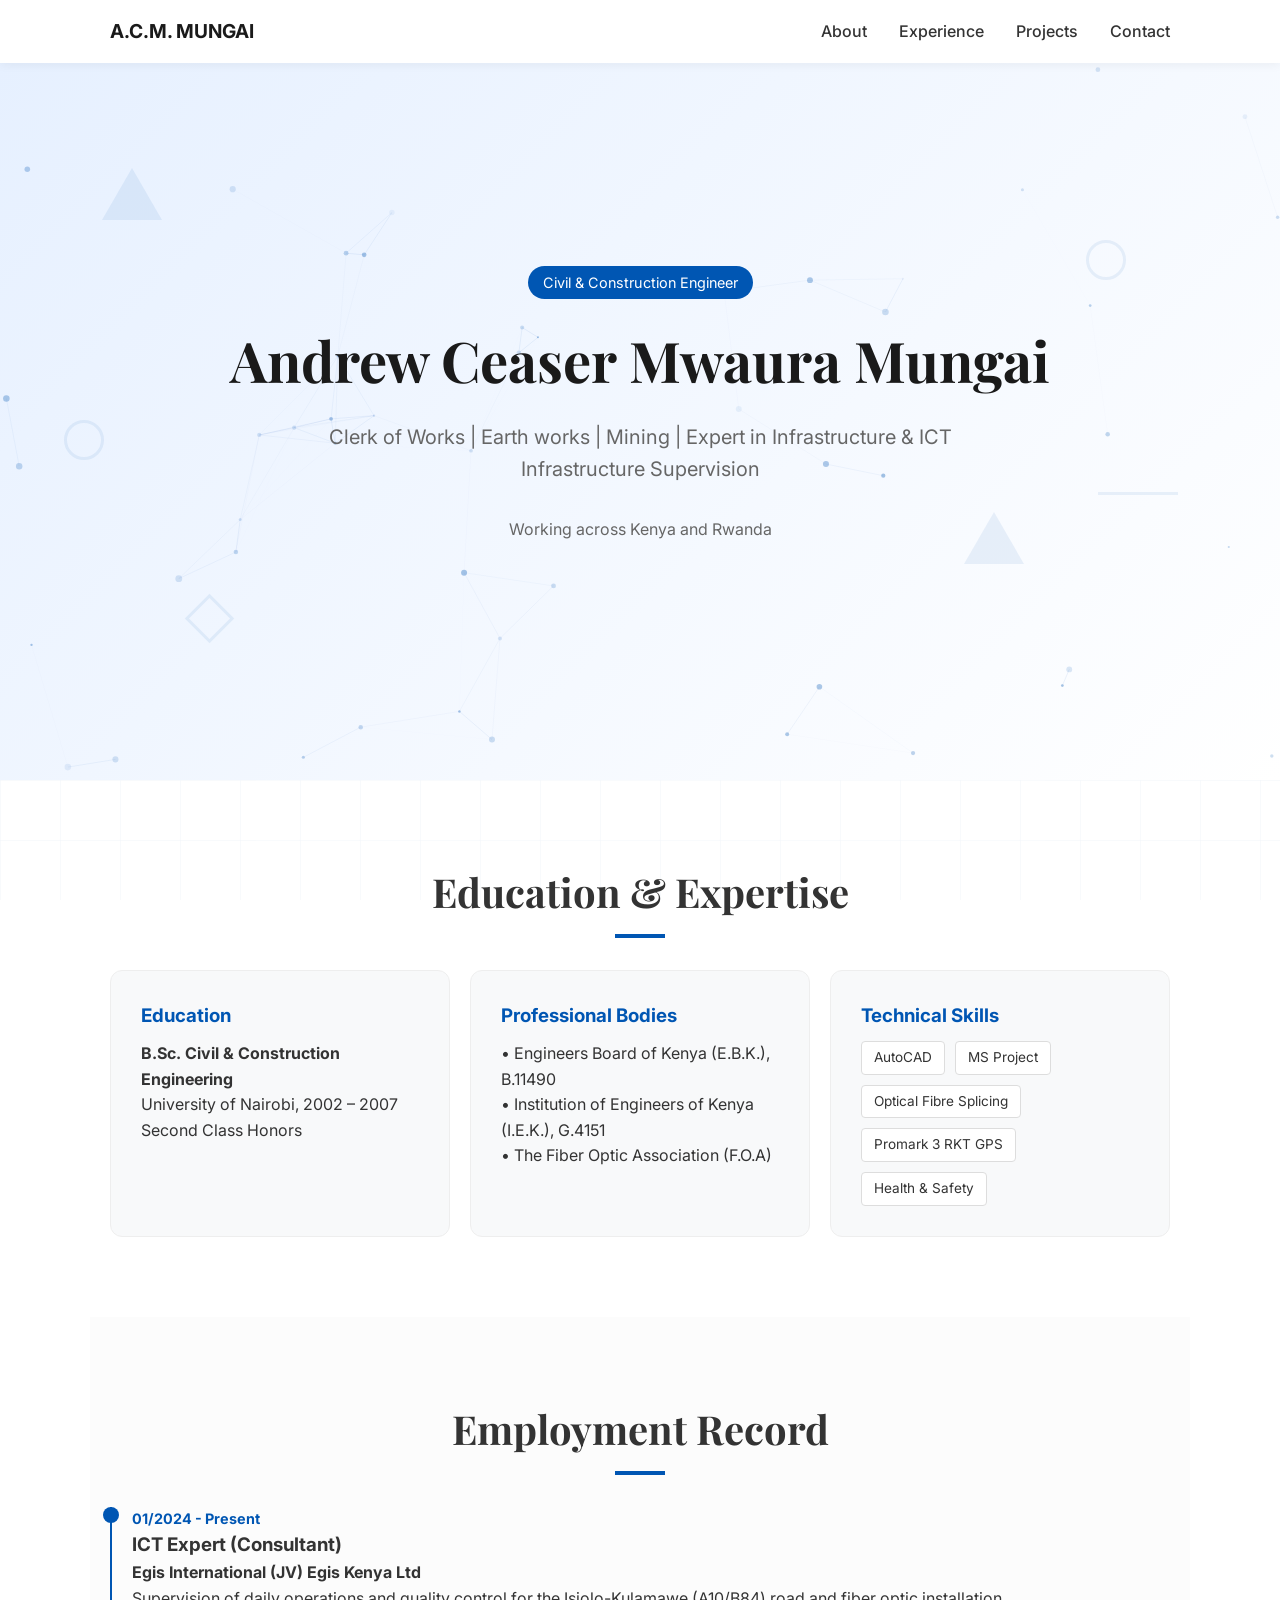
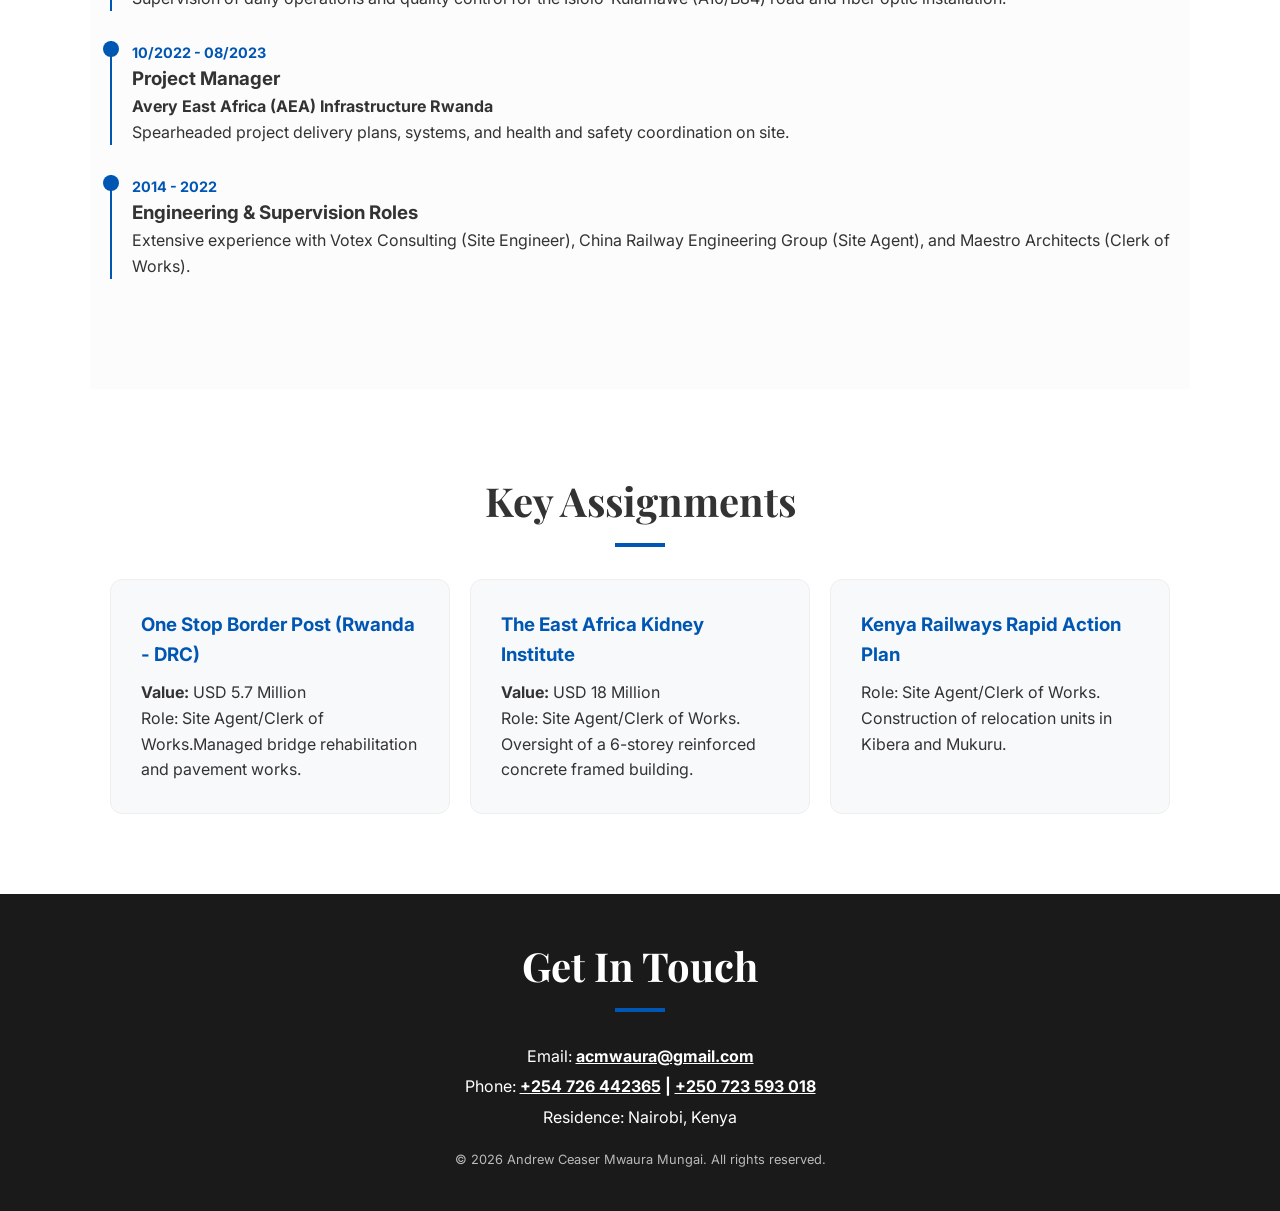
<file: index.html>
<!DOCTYPE html>
<html lang="en">
<head>
    <meta charset="UTF-8">
    <meta name="viewport" content="width=device-width, initial-scale=1.0">
    <title>Andrew Ceaser Mwaura Mungai | Civil & Construction Engineer</title>
    <link rel="preconnect" href="https://fonts.googleapis.com">
    <link rel="preconnect" href="https://fonts.gstatic.com" crossorigin>
    <link href="https://fonts.googleapis.com/css2?family=Inter:wght@300;400;600;700&family=Playfair+Display:wght@700&display=swap" rel="stylesheet">
    <style>
        :root {
            --primary: #1a1a1a;
            --secondary: #0056b3;
            --accent: #e6f0ff;
            --text: #333;
            --light-text: #666;
            --bg: #ffffff;
            --card-bg: #f8f9fa;
        }

        /* Blueprint canvas sits behind everything */
        #blueprint-bg {
            position: fixed;
            top: 0;
            left: 0;
            width: 100%;
            height: 100%;
            z-index: -1;
            opacity: 0.06;
            pointer-events: none;
        }

        * {
            margin: 0;
            padding: 0;
            box-sizing: border-box;
        }

        body {
            font-family: 'Inter', sans-serif;
            line-height: 1.6;
            color: var(--text);
            background-color: var(--bg);
            scroll-behavior: smooth;
        }

        /* Navigation */
        nav {
            position: fixed;
            top: 0;
            width: 100%;
            background: rgba(255, 255, 255, 0.95);
            backdrop-filter: blur(10px);
            z-index: 1000;
            box-shadow: 0 2px 10px rgba(0,0,0,0.05);
            padding: 1rem 0;
        }

        .nav-container {
            max-width: 1100px;
            margin: 0 auto;
            display: flex;
            justify-content: space-between;
            align-items: center;
            padding: 0 20px;
        }

        .logo {
            font-weight: 700;
            font-size: 1.2rem;
            color: var(--primary);
            text-decoration: none;
        }

        .nav-links {
            display: flex;
            list-style: none;
        }

        .nav-links li {
            margin-left: 2rem;
        }

        .nav-links a {
            text-decoration: none;
            color: var(--text);
            font-weight: 500;
            transition: color 0.3s;
        }

        .nav-links a:hover {
            color: var(--secondary);
        }

        /* Hero Section */
        header {
            height: 80vh;
            display: flex;
            align-items: center;
            justify-content: center;
            text-align: center;
            background: linear-gradient(135deg, var(--accent) 0%, #ffffff 100%);
            padding: 0 20px;
            margin-top: 60px;
            position: relative;
            overflow: hidden;
        }

        #hero-particles {
            position: absolute;
            top: 0;
            left: 0;
            width: 100%;
            height: 100%;
            pointer-events: none;
        }

        .hero-content {
            position: relative;
            z-index: 2;
        }

        .hero-content h1 {
            font-family: 'Playfair Display', serif;
            font-size: 3.5rem;
            margin-bottom: 1rem;
            color: var(--primary);
            animation: heroSlideUp 1s ease-out 0.3s both;
        }

        .hero-content .badge {
            animation: heroSlideUp 1s ease-out 0.1s both;
        }

        .hero-content p {
            animation: heroSlideUp 1s ease-out 0.5s both;
        }

        @keyframes heroSlideUp {
            from {
                opacity: 0;
                transform: translateY(40px);
            }
            to {
                opacity: 1;
                transform: translateY(0);
            }
        }

        .hero-content p.hero-desc {
            font-size: 1.25rem;
            color: var(--light-text);
            max-width: 700px;
            margin: 0 auto 2rem;
        }

        .badge {
            background: var(--secondary);
            color: white;
            padding: 5px 15px;
            border-radius: 20px;
            font-size: 0.9rem;
            display: inline-block;
            margin-bottom: 1rem;
        }

        /* Sections */
        section {
            padding: 80px 20px;
            max-width: 1100px;
            margin: 0 auto;
        }

        h2 {
            font-family: 'Playfair Display', serif;
            font-size: 2.5rem;
            margin-bottom: 2rem;
            text-align: center;
            position: relative;
        }

        h2::after {
            content: '';
            display: block;
            width: 50px;
            height: 4px;
            background: var(--secondary);
            margin: 10px auto;
        }

        /* Grid Layouts */
        .grid {
            display: grid;
            grid-template-columns: repeat(auto-fit, minmax(300px, 1fr));
            gap: 20px;
        }

        .card {
            background: var(--card-bg);
            padding: 30px;
            border-radius: 12px;
            transition: transform 0.4s cubic-bezier(0.25, 0.46, 0.45, 0.94), box-shadow 0.4s ease;
            border: 1px solid #eee;
        }

        .card:hover {
            transform: translateY(-8px);
            box-shadow: 0 20px 40px rgba(0, 86, 179, 0.1);
        }

        /* Scroll reveal animations */
        .reveal {
            opacity: 0;
            transform: translateY(60px);
            transition: opacity 0.8s cubic-bezier(0.25, 0.46, 0.45, 0.94),
                        transform 0.8s cubic-bezier(0.25, 0.46, 0.45, 0.94);
        }

        .reveal.visible {
            opacity: 1;
            transform: translateY(0);
        }

        .reveal-left {
            opacity: 0;
            transform: translateX(-60px);
            transition: opacity 0.8s cubic-bezier(0.25, 0.46, 0.45, 0.94),
                        transform 0.8s cubic-bezier(0.25, 0.46, 0.45, 0.94);
        }

        .reveal-left.visible {
            opacity: 1;
            transform: translateX(0);
        }

        .reveal-right {
            opacity: 0;
            transform: translateX(60px);
            transition: opacity 0.8s cubic-bezier(0.25, 0.46, 0.45, 0.94),
                        transform 0.8s cubic-bezier(0.25, 0.46, 0.45, 0.94);
        }

        .reveal-right.visible {
            opacity: 1;
            transform: translateX(0);
        }

        .stagger-1 { transition-delay: 0.1s; }
        .stagger-2 { transition-delay: 0.25s; }
        .stagger-3 { transition-delay: 0.4s; }

        /* Section divider line animation */
        h2::after {
            transition: width 0.8s cubic-bezier(0.25, 0.46, 0.45, 0.94) 0.2s;
        }

        .reveal h2::after {
            width: 0;
        }

        .reveal.visible h2::after {
            width: 50px;
        }

        /* Animated skill tags */
        .skill-tag {
            transition: background 0.3s, color 0.3s, transform 0.3s;
        }

        .skill-tag:hover {
            background: var(--secondary);
            color: white;
            transform: scale(1.08);
        }

        /* Timeline animation */
        .timeline-item {
            opacity: 0;
            transform: translateX(-40px);
            transition: opacity 0.7s ease, transform 0.7s ease;
        }

        .timeline-item.visible {
            opacity: 1;
            transform: translateX(0);
        }

        /* Nav scroll shadow */
        nav.scrolled {
            box-shadow: 0 4px 20px rgba(0,0,0,0.1);
        }

        /* Floating geometric shapes in hero */
        .geo-shape {
            position: absolute;
            opacity: 0.08;
            pointer-events: none;
        }

        .geo-triangle {
            width: 0;
            height: 0;
            border-left: 30px solid transparent;
            border-right: 30px solid transparent;
            border-bottom: 52px solid var(--secondary);
        }

        .geo-circle {
            width: 40px;
            height: 40px;
            border: 3px solid var(--secondary);
            border-radius: 50%;
        }

        .geo-square {
            width: 35px;
            height: 35px;
            border: 3px solid var(--secondary);
            transform: rotate(45deg);
        }

        .geo-line {
            width: 80px;
            height: 3px;
            background: var(--secondary);
        }

        @keyframes float {
            0%, 100% { transform: translateY(0); }
            25% { transform: translateY(-20px) rotate(5deg); }
            50% { transform: translateY(-10px) rotate(-3deg); }
            75% { transform: translateY(-25px) rotate(2deg); }
        }

        /* Footer polish */
        footer a {
            transition: opacity 0.3s;
        }

        footer a:hover {
            opacity: 0.8;
        }

        /* Prefers reduced motion */
        @media (prefers-reduced-motion: reduce) {
            *, *::before, *::after {
                animation-duration: 0.01ms !important;
                transition-duration: 0.01ms !important;
            }
            .reveal, .reveal-left, .reveal-right, .timeline-item {
                opacity: 1;
                transform: none;
            }
        }

        .card h3 {
            margin-bottom: 10px;
            color: var(--secondary);
        }

        /* Timeline / Experience */
        .timeline-item {
            border-left: 2px solid var(--secondary);
            padding-left: 20px;
            margin-bottom: 30px;
            position: relative;
        }

        .timeline-item::before {
            content: '';
            position: absolute;
            left: -9px;
            top: 0;
            width: 16px;
            height: 16px;
            background: var(--secondary);
            border-radius: 50%;
        }

        .date {
            font-weight: 700;
            color: var(--secondary);
            font-size: 0.9rem;
        }

        /* Skills/Certifications */
        .skills-list {
            display: flex;
            flex-wrap: wrap;
            gap: 10px;
            margin-top: 10px;
        }

        .skill-tag {
            background: white;
            border: 1px solid #ddd;
            padding: 5px 12px;
            border-radius: 4px;
            font-size: 0.85rem;
        }

        /* Footer */
        footer {
            background: var(--primary);
            color: white;
            text-align: center;
            padding: 40px 20px;
        }

        .contact-info {
            margin-bottom: 20px;
        }

        .contact-info p {
            margin: 5px 0;
        }

        .hamburger {
            display: none;
            flex-direction: column;
            cursor: pointer;
            gap: 5px;
        }

        .hamburger span {
            width: 25px;
            height: 3px;
            background: var(--primary);
            border-radius: 2px;
            transition: 0.3s;
        }

        @media (max-width: 768px) {
            .hero-content h1 { font-size: 2.5rem; }
            .hamburger { display: flex; }
            .nav-links {
                display: none;
                position: absolute;
                top: 100%;
                left: 0;
                right: 0;
                background: rgba(255, 255, 255, 0.98);
                flex-direction: column;
                padding: 1rem 0;
                box-shadow: 0 4px 10px rgba(0,0,0,0.1);
            }
            .nav-links.active { display: flex; }
            .nav-links li {
                margin: 0;
                text-align: center;
                padding: 0.75rem 0;
            }
        }
    </style>
</head>
<body>

    <!-- Blueprint grid background -->
    <canvas id="blueprint-bg"></canvas>

    <nav>
        <div class="nav-container">
            <a href="#" class="logo">A.C.M. MUNGAI</a>
            <div class="hamburger" onclick="document.querySelector('.nav-links').classList.toggle('active')">
                <span></span>
                <span></span>
                <span></span>
            </div>
            <ul class="nav-links">
                <li><a href="#about">About</a></li>
                <li><a href="#experience">Experience</a></li>
                <li><a href="#projects">Projects</a></li>
                <li><a href="#contact">Contact</a></li>
            </ul>
        </div>
    </nav>

    <header>
        <canvas id="hero-particles"></canvas>

        <!-- Floating geometric shapes -->
        <div class="geo-shape geo-triangle" style="top:15%;left:8%;animation:float 8s ease-in-out infinite"></div>
        <div class="geo-shape geo-circle" style="top:25%;right:12%;animation:float 10s ease-in-out 1s infinite"></div>
        <div class="geo-shape geo-square" style="bottom:20%;left:15%;animation:float 9s ease-in-out 2s infinite"></div>
        <div class="geo-shape geo-line" style="top:60%;right:8%;animation:float 7s ease-in-out 0.5s infinite"></div>
        <div class="geo-shape geo-triangle" style="bottom:30%;right:20%;animation:float 11s ease-in-out 1.5s infinite"></div>
        <div class="geo-shape geo-circle" style="top:50%;left:5%;animation:float 12s ease-in-out 3s infinite"></div>

        <div class="hero-content">
            <span class="badge">Civil & Construction Engineer</span>
            <h1>Andrew Ceaser Mwaura Mungai</h1>
            <p class="hero-desc">Clerk of Works | Earth works | Mining | Expert in Infrastructure & ICT Infrastructure Supervision</p>
            <p class="hero-desc" style="font-size: 1rem;">Working across Kenya and Rwanda</p>
        </div>
    </header>

    <section id="about" class="reveal">
        <h2>Education & Expertise</h2>
        <div class="grid">
            <div class="card stagger-1">
                <h3>Education</h3>
                <p><strong>B.Sc. Civil & Construction Engineering</strong><br>
                University of Nairobi, 2002 – 2007</p>
                <p>Second Class Honors</p>
            </div>
            <div class="card stagger-2">
                <h3>Professional Bodies</h3>
                <ul style="list-style: none;">
                    <li>• Engineers Board of Kenya (E.B.K.), B.11490</li>
                    <li>• Institution of Engineers of Kenya (I.E.K.), G.4151</li>
                    <li>• The Fiber Optic Association (F.O.A)</li>
                </ul>
            </div>
            <div class="card stagger-3">
                <h3>Technical Skills</h3>
                <div class="skills-list">
                    <span class="skill-tag">AutoCAD</span>
                    <span class="skill-tag">MS Project</span>
                    <span class="skill-tag">Optical Fibre Splicing</span>
                    <span class="skill-tag">Promark 3 RKT GPS</span>
                    <span class="skill-tag">Health & Safety</span>
                </div>
            </div>
        </div>
    </section>

    <section id="experience" class="reveal" style="background-color: #fcfcfc;">
        <h2>Employment Record</h2>
        
        <div class="timeline-item">
            <p class="date">01/2024 - Present</p>
            <h3>ICT Expert (Consultant)</h3>
            <p><strong>Egis International (JV) Egis Kenya Ltd</strong></p>
            <p>Supervision of daily operations and quality control for the Isiolo-Kulamawe (A10/B84) road and fiber optic installation.</p>
        </div>

        <div class="timeline-item">
            <p class="date">10/2022 - 08/2023</p>
            <h3>Project Manager</h3>
            <p><strong>Avery East Africa (AEA) Infrastructure Rwanda</strong></p>
            <p>Spearheaded project delivery plans, systems, and health and safety coordination on site.</p>
        </div>

        <div class="timeline-item">
            <p class="date">2014 - 2022</p>
            <h3>Engineering & Supervision Roles</h3>
            <p>Extensive experience with Votex Consulting (Site Engineer), China Railway Engineering Group (Site Agent), and Maestro Architects (Clerk of Works).</p>
        </div>
    </section>

    <section id="projects" class="reveal">
        <h2>Key Assignments</h2>
        <div class="grid">
            <div class="card stagger-1">
                <h3>One Stop Border Post (Rwanda - DRC)</h3>
                <p><strong>Value:</strong> USD 5.7 Million</p>
                <p>Role: Site Agent/Clerk of Works.Managed bridge rehabilitation and pavement works.</p>
            </div>
            <div class="card stagger-2">
                <h3>The East Africa Kidney Institute</h3>
                <p><strong>Value:</strong> USD 18 Million</p>
                <p>Role: Site Agent/Clerk of Works. Oversight of a 6-storey reinforced concrete framed building.</p>
            </div>
            <div class="card stagger-3">
                <h3>Kenya Railways Rapid Action Plan</h3>
                <p>Role: Site Agent/Clerk of Works. Construction of relocation units in Kibera and Mukuru.</p>
            </div>
        </div>
    </section>

    <footer id="contact">
        <h2>Get In Touch</h2>
        <div class="contact-info">
            <p>Email: <strong><a href="mailto:acmwaura@gmail.com" style="color: white;">acmwaura@gmail.com</a></strong></p>
            <p>Phone: <strong><a href="tel:+254726442365" style="color: white;">+254 726 442365</a> | <a href="tel:+250723593018" style="color: white;">+250 723 593 018</a></strong></p>
            <p>Residence: Nairobi, Kenya</p>
        </div>
        <p style="font-size: 0.8rem; opacity: 0.7;">&copy; 2026 Andrew Ceaser Mwaura Mungai. All rights reserved.</p>
    </footer>

    <script>
        /* ---- Blueprint Grid Background ---- */
        (function() {
            var canvas = document.getElementById('blueprint-bg');
            var ctx = canvas.getContext('2d');
            var w, h;

            function resize() {
                w = canvas.width = window.innerWidth;
                h = canvas.height = window.innerHeight;
            }
            resize();
            window.addEventListener('resize', resize);

            var offset = 0;
            function drawGrid() {
                ctx.clearRect(0, 0, w, h);
                ctx.strokeStyle = '#0056b3';
                ctx.lineWidth = 0.5;

                var spacing = 60;
                var drift = Math.sin(offset * 0.005) * 5;

                // Vertical lines
                for (var x = drift % spacing; x < w; x += spacing) {
                    ctx.beginPath();
                    ctx.moveTo(x, 0);
                    ctx.lineTo(x, h);
                    ctx.stroke();
                }
                // Horizontal lines
                for (var y = drift % spacing; y < h; y += spacing) {
                    ctx.beginPath();
                    ctx.moveTo(0, y);
                    ctx.lineTo(w, y);
                    ctx.stroke();
                }

                // Accent crosses at intersections (sparse)
                ctx.lineWidth = 1;
                for (var cx = drift % (spacing * 3); cx < w; cx += spacing * 3) {
                    for (var cy = drift % (spacing * 3); cy < h; cy += spacing * 3) {
                        ctx.beginPath();
                        ctx.moveTo(cx - 6, cy);
                        ctx.lineTo(cx + 6, cy);
                        ctx.moveTo(cx, cy - 6);
                        ctx.lineTo(cx, cy + 6);
                        ctx.stroke();
                    }
                }

                offset += 0.3;
                requestAnimationFrame(drawGrid);
            }
            drawGrid();
        })();

        /* ---- Hero Particle System ---- */
        (function() {
            var canvas = document.getElementById('hero-particles');
            var ctx = canvas.getContext('2d');
            var particles = [];
            var w, h;

            function resize() {
                w = canvas.width = canvas.parentElement.offsetWidth;
                h = canvas.height = canvas.parentElement.offsetHeight;
            }
            resize();
            window.addEventListener('resize', resize);

            function Particle() {
                this.x = Math.random() * w;
                this.y = Math.random() * h;
                this.vx = (Math.random() - 0.5) * 0.6;
                this.vy = (Math.random() - 0.5) * 0.6;
                this.radius = Math.random() * 2.5 + 1;
                this.opacity = Math.random() * 0.3 + 0.05;
            }

            for (var i = 0; i < 50; i++) {
                particles.push(new Particle());
            }

            function draw() {
                ctx.clearRect(0, 0, w, h);

                // Draw connecting lines between nearby particles
                for (var i = 0; i < particles.length; i++) {
                    for (var j = i + 1; j < particles.length; j++) {
                        var dx = particles[i].x - particles[j].x;
                        var dy = particles[i].y - particles[j].y;
                        var dist = Math.sqrt(dx * dx + dy * dy);
                        if (dist < 150) {
                            ctx.beginPath();
                            ctx.strokeStyle = 'rgba(0, 86, 179, ' + (0.08 * (1 - dist / 150)) + ')';
                            ctx.lineWidth = 1;
                            ctx.moveTo(particles[i].x, particles[i].y);
                            ctx.lineTo(particles[j].x, particles[j].y);
                            ctx.stroke();
                        }
                    }
                }

                // Draw particles
                for (var k = 0; k < particles.length; k++) {
                    var p = particles[k];
                    ctx.beginPath();
                    ctx.arc(p.x, p.y, p.radius, 0, Math.PI * 2);
                    ctx.fillStyle = 'rgba(0, 86, 179, ' + p.opacity + ')';
                    ctx.fill();

                    p.x += p.vx;
                    p.y += p.vy;

                    if (p.x < 0 || p.x > w) p.vx *= -1;
                    if (p.y < 0 || p.y > h) p.vy *= -1;
                }

                requestAnimationFrame(draw);
            }
            draw();
        })();

        /* ---- Smooth Scrolling ---- */
        document.querySelectorAll('a[href^="#"]').forEach(function(anchor) {
            anchor.addEventListener('click', function (e) {
                var targetId = this.getAttribute('href');
                // Close mobile menu if open
                document.querySelector('.nav-links').classList.remove('active');
                if (targetId === '#') {
                    e.preventDefault();
                    window.scrollTo({ top: 0, behavior: 'smooth' });
                    return;
                }
                var targetEl = document.querySelector(targetId);
                if (targetEl) {
                    e.preventDefault();
                    targetEl.scrollIntoView({ behavior: 'smooth' });
                }
            });
        });

        /* ---- Scroll Reveal Observer ---- */
        var revealObserver = new IntersectionObserver(function(entries) {
            entries.forEach(function(entry) {
                if (entry.isIntersecting) {
                    entry.target.classList.add('visible');
                }
            });
        }, { threshold: 0.12, rootMargin: '0px 0px -40px 0px' });

        document.querySelectorAll('.reveal, .reveal-left, .reveal-right').forEach(function(el) {
            revealObserver.observe(el);
        });

        /* ---- Timeline item reveal ---- */
        var timelineObserver = new IntersectionObserver(function(entries) {
            entries.forEach(function(entry) {
                if (entry.isIntersecting) {
                    entry.target.classList.add('visible');
                }
            });
        }, { threshold: 0.2 });

        document.querySelectorAll('.timeline-item').forEach(function(item, index) {
            item.style.transitionDelay = (index * 0.15) + 's';
            timelineObserver.observe(item);
        });

        /* ---- Staggered card reveal within sections ---- */
        var cardObserver = new IntersectionObserver(function(entries) {
            entries.forEach(function(entry) {
                if (entry.isIntersecting) {
                    var cards = entry.target.querySelectorAll('.card');
                    cards.forEach(function(card, i) {
                        setTimeout(function() {
                            card.style.opacity = '1';
                            card.style.transform = 'translateY(0)';
                        }, i * 150);
                    });
                }
            });
        }, { threshold: 0.1 });

        document.querySelectorAll('.grid').forEach(function(grid) {
            grid.querySelectorAll('.card').forEach(function(card) {
                card.style.opacity = '0';
                card.style.transform = 'translateY(30px)';
                card.style.transition = 'opacity 0.6s ease, transform 0.6s ease';
            });
            cardObserver.observe(grid);
        });

        /* ---- Nav shadow on scroll ---- */
        var nav = document.querySelector('nav');
        window.addEventListener('scroll', function() {
            if (window.scrollY > 50) {
                nav.classList.add('scrolled');
            } else {
                nav.classList.remove('scrolled');
            }
        });

        /* ---- Parallax-lite on hero ---- */
        var header = document.querySelector('header');
        window.addEventListener('scroll', function() {
            var scrolled = window.scrollY;
            if (scrolled < header.offsetHeight) {
                var heroContent = document.querySelector('.hero-content');
                heroContent.style.transform = 'translateY(' + (scrolled * 0.25) + 'px)';
                heroContent.style.opacity = 1 - (scrolled / header.offsetHeight) * 0.6;
            }
        });
    </script>
</body>
</html>
</file>
